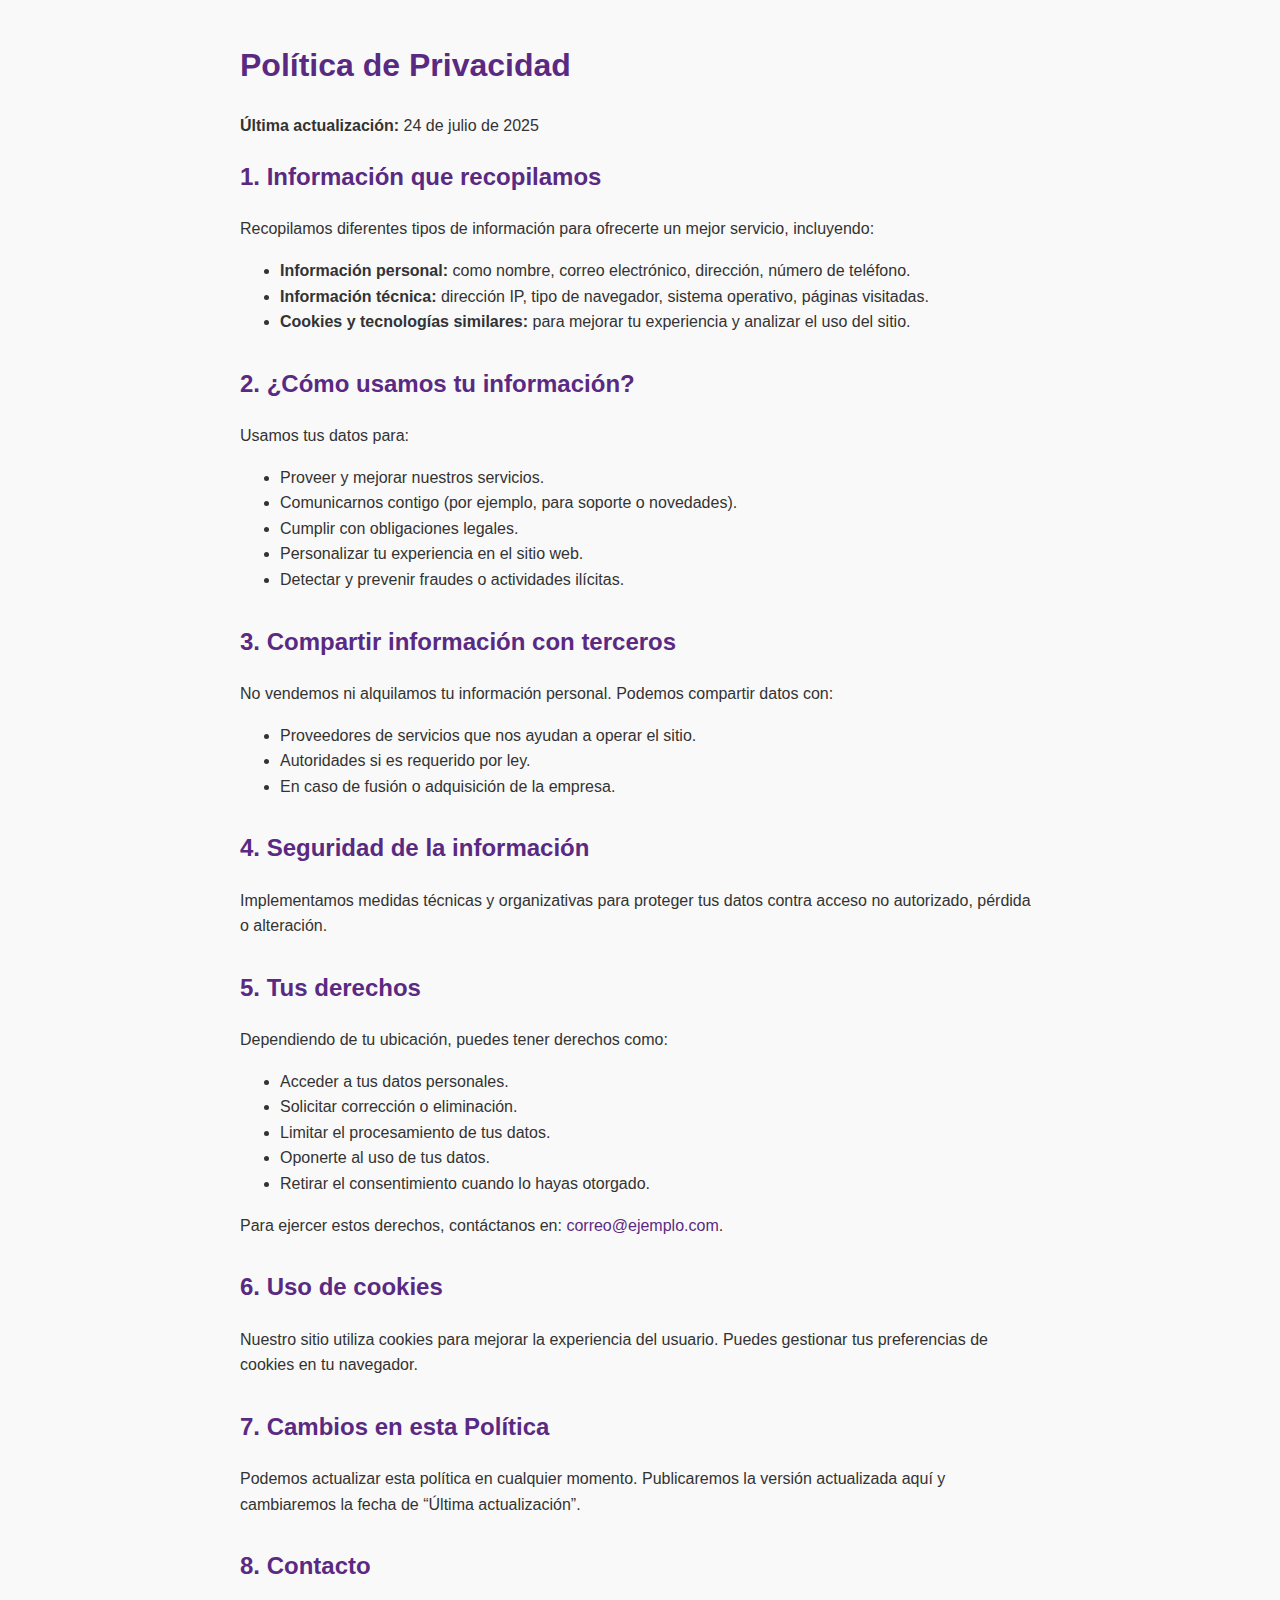
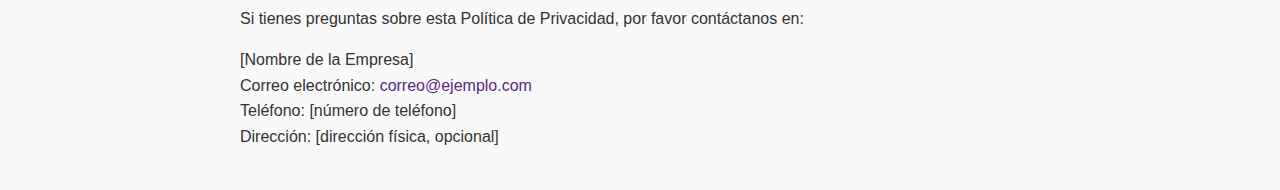
<file: privacidad.html>
<!DOCTYPE html>
<html lang="es">
<head>
  <meta charset="UTF-8" />
  <meta name="viewport" content="width=device-width, initial-scale=1" />
  <title>Política de Privacidad</title>
  <style>
    body {
      font-family: Arial, sans-serif;
      max-width: 800px;
      margin: 40px auto;
      padding: 0 20px;
      line-height: 1.6;
      color: #333;
      background-color: #f9f9f9;
    }
    h1, h2 {
      color: #5a2a83;
    }
    a {
      color: #5a2a83;
      text-decoration: none;
    }
    a:hover {
      text-decoration: underline;
    }
    section {
      margin-bottom: 30px;
    }
  </style>
</head>
<body>

  <h1>Política de Privacidad</h1>
  <p><strong>Última actualización:</strong> 24 de julio de 2025</p>

  <section>
    <h2>1. Información que recopilamos</h2>
    <p>Recopilamos diferentes tipos de información para ofrecerte un mejor servicio, incluyendo:</p>
    <ul>
      <li><strong>Información personal:</strong> como nombre, correo electrónico, dirección, número de teléfono.</li>
      <li><strong>Información técnica:</strong> dirección IP, tipo de navegador, sistema operativo, páginas visitadas.</li>
      <li><strong>Cookies y tecnologías similares:</strong> para mejorar tu experiencia y analizar el uso del sitio.</li>
    </ul>
  </section>

  <section>
    <h2>2. ¿Cómo usamos tu información?</h2>
    <p>Usamos tus datos para:</p>
    <ul>
      <li>Proveer y mejorar nuestros servicios.</li>
      <li>Comunicarnos contigo (por ejemplo, para soporte o novedades).</li>
      <li>Cumplir con obligaciones legales.</li>
      <li>Personalizar tu experiencia en el sitio web.</li>
      <li>Detectar y prevenir fraudes o actividades ilícitas.</li>
    </ul>
  </section>

  <section>
    <h2>3. Compartir información con terceros</h2>
    <p>No vendemos ni alquilamos tu información personal. Podemos compartir datos con:</p>
    <ul>
      <li>Proveedores de servicios que nos ayudan a operar el sitio.</li>
      <li>Autoridades si es requerido por ley.</li>
      <li>En caso de fusión o adquisición de la empresa.</li>
    </ul>
  </section>

  <section>
    <h2>4. Seguridad de la información</h2>
    <p>Implementamos medidas técnicas y organizativas para proteger tus datos contra acceso no autorizado, pérdida o alteración.</p>
  </section>

  <section>
    <h2>5. Tus derechos</h2>
    <p>Dependiendo de tu ubicación, puedes tener derechos como:</p>
    <ul>
      <li>Acceder a tus datos personales.</li>
      <li>Solicitar corrección o eliminación.</li>
      <li>Limitar el procesamiento de tus datos.</li>
      <li>Oponerte al uso de tus datos.</li>
      <li>Retirar el consentimiento cuando lo hayas otorgado.</li>
    </ul>
    <p>Para ejercer estos derechos, contáctanos en: <a href="mailto:correo@ejemplo.com">correo@ejemplo.com</a>.</p>
  </section>

  <section>
    <h2>6. Uso de cookies</h2>
    <p>Nuestro sitio utiliza cookies para mejorar la experiencia del usuario. Puedes gestionar tus preferencias de cookies en tu navegador.</p>
  </section>

  <section>
    <h2>7. Cambios en esta Política</h2>
    <p>Podemos actualizar esta política en cualquier momento. Publicaremos la versión actualizada aquí y cambiaremos la fecha de “Última actualización”.</p>
  </section>

  <section>
    <h2>8. Contacto</h2>
    <p>Si tienes preguntas sobre esta Política de Privacidad, por favor contáctanos en:</p>
    <p>
      [Nombre de la Empresa] <br />
      Correo electrónico: <a href="mailto:correo@ejemplo.com">correo@ejemplo.com</a> <br />
      Teléfono: [número de teléfono] <br />
      Dirección: [dirección física, opcional]
    </p>
  </section>

</body>
</html>
</file>
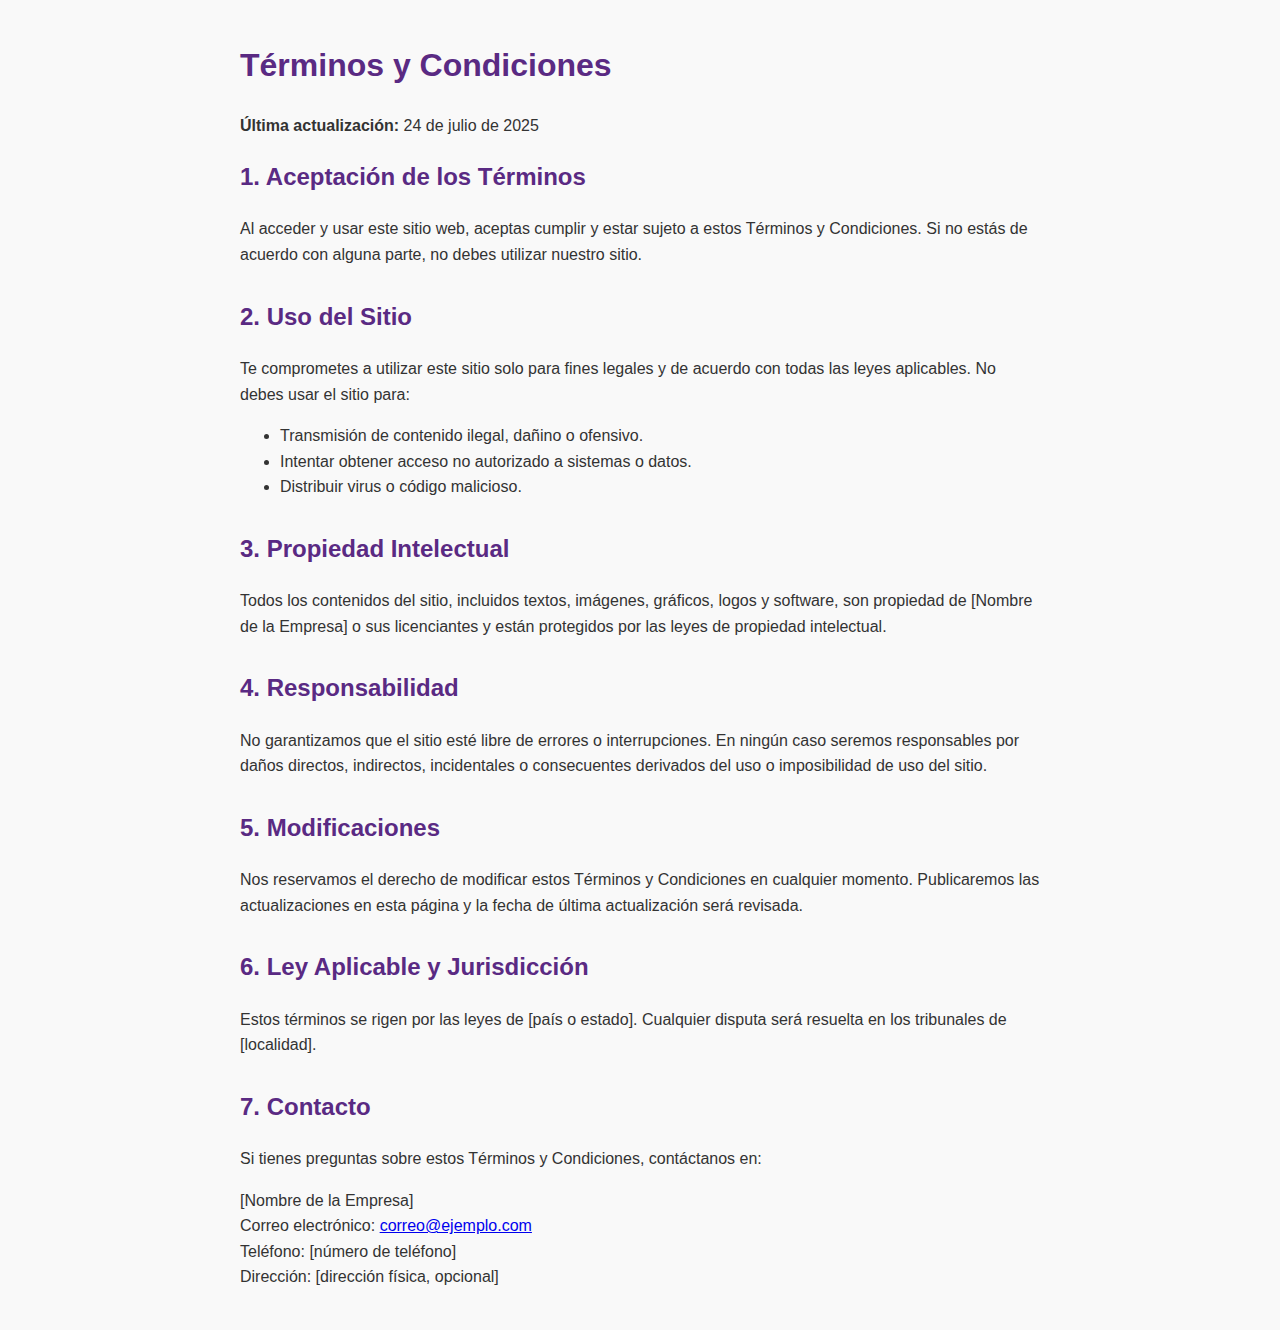
<file: terminos.html>
<!DOCTYPE html>
<html lang="es">
<head>
  <meta charset="UTF-8" />
  <meta name="viewport" content="width=device-width, initial-scale=1" />
  <title>Términos y Condiciones</title>
  <style>
    body {
      font-family: Arial, sans-serif;
      max-width: 800px;
      margin: 40px auto;
      padding: 0 20px;
      line-height: 1.6;
      color: #333;
      background-color: #f9f9f9;
    }
    h1, h2 {
      color: #5a2a83;
    }
    section {
      margin-bottom: 30px;
    }
  </style>
</head>
<body>

  <h1>Términos y Condiciones</h1>
  <p><strong>Última actualización:</strong> 24 de julio de 2025</p>

  <section>
    <h2>1. Aceptación de los Términos</h2>
    <p>Al acceder y usar este sitio web, aceptas cumplir y estar sujeto a estos Términos y Condiciones. Si no estás de acuerdo con alguna parte, no debes utilizar nuestro sitio.</p>
  </section>

  <section>
    <h2>2. Uso del Sitio</h2>
    <p>Te comprometes a utilizar este sitio solo para fines legales y de acuerdo con todas las leyes aplicables. No debes usar el sitio para:</p>
    <ul>
      <li>Transmisión de contenido ilegal, dañino o ofensivo.</li>
      <li>Intentar obtener acceso no autorizado a sistemas o datos.</li>
      <li>Distribuir virus o código malicioso.</li>
    </ul>
  </section>

  <section>
    <h2>3. Propiedad Intelectual</h2>
    <p>Todos los contenidos del sitio, incluidos textos, imágenes, gráficos, logos y software, son propiedad de [Nombre de la Empresa] o sus licenciantes y están protegidos por las leyes de propiedad intelectual.</p>
  </section>

  <section>
    <h2>4. Responsabilidad</h2>
    <p>No garantizamos que el sitio esté libre de errores o interrupciones. En ningún caso seremos responsables por daños directos, indirectos, incidentales o consecuentes derivados del uso o imposibilidad de uso del sitio.</p>
  </section>

  <section>
    <h2>5. Modificaciones</h2>
    <p>Nos reservamos el derecho de modificar estos Términos y Condiciones en cualquier momento. Publicaremos las actualizaciones en esta página y la fecha de última actualización será revisada.</p>
  </section>

  <section>
    <h2>6. Ley Aplicable y Jurisdicción</h2>
    <p>Estos términos se rigen por las leyes de [país o estado]. Cualquier disputa será resuelta en los tribunales de [localidad].</p>
  </section>

  <section>
    <h2>7. Contacto</h2>
    <p>Si tienes preguntas sobre estos Términos y Condiciones, contáctanos en:</p>
    <p>
      [Nombre de la Empresa] <br />
      Correo electrónico: <a href="mailto:correo@ejemplo.com">correo@ejemplo.com</a> <br />
      Teléfono: [número de teléfono] <br />
      Dirección: [dirección física, opcional]
    </p>
  </section>

</body>
</html>
</file>
